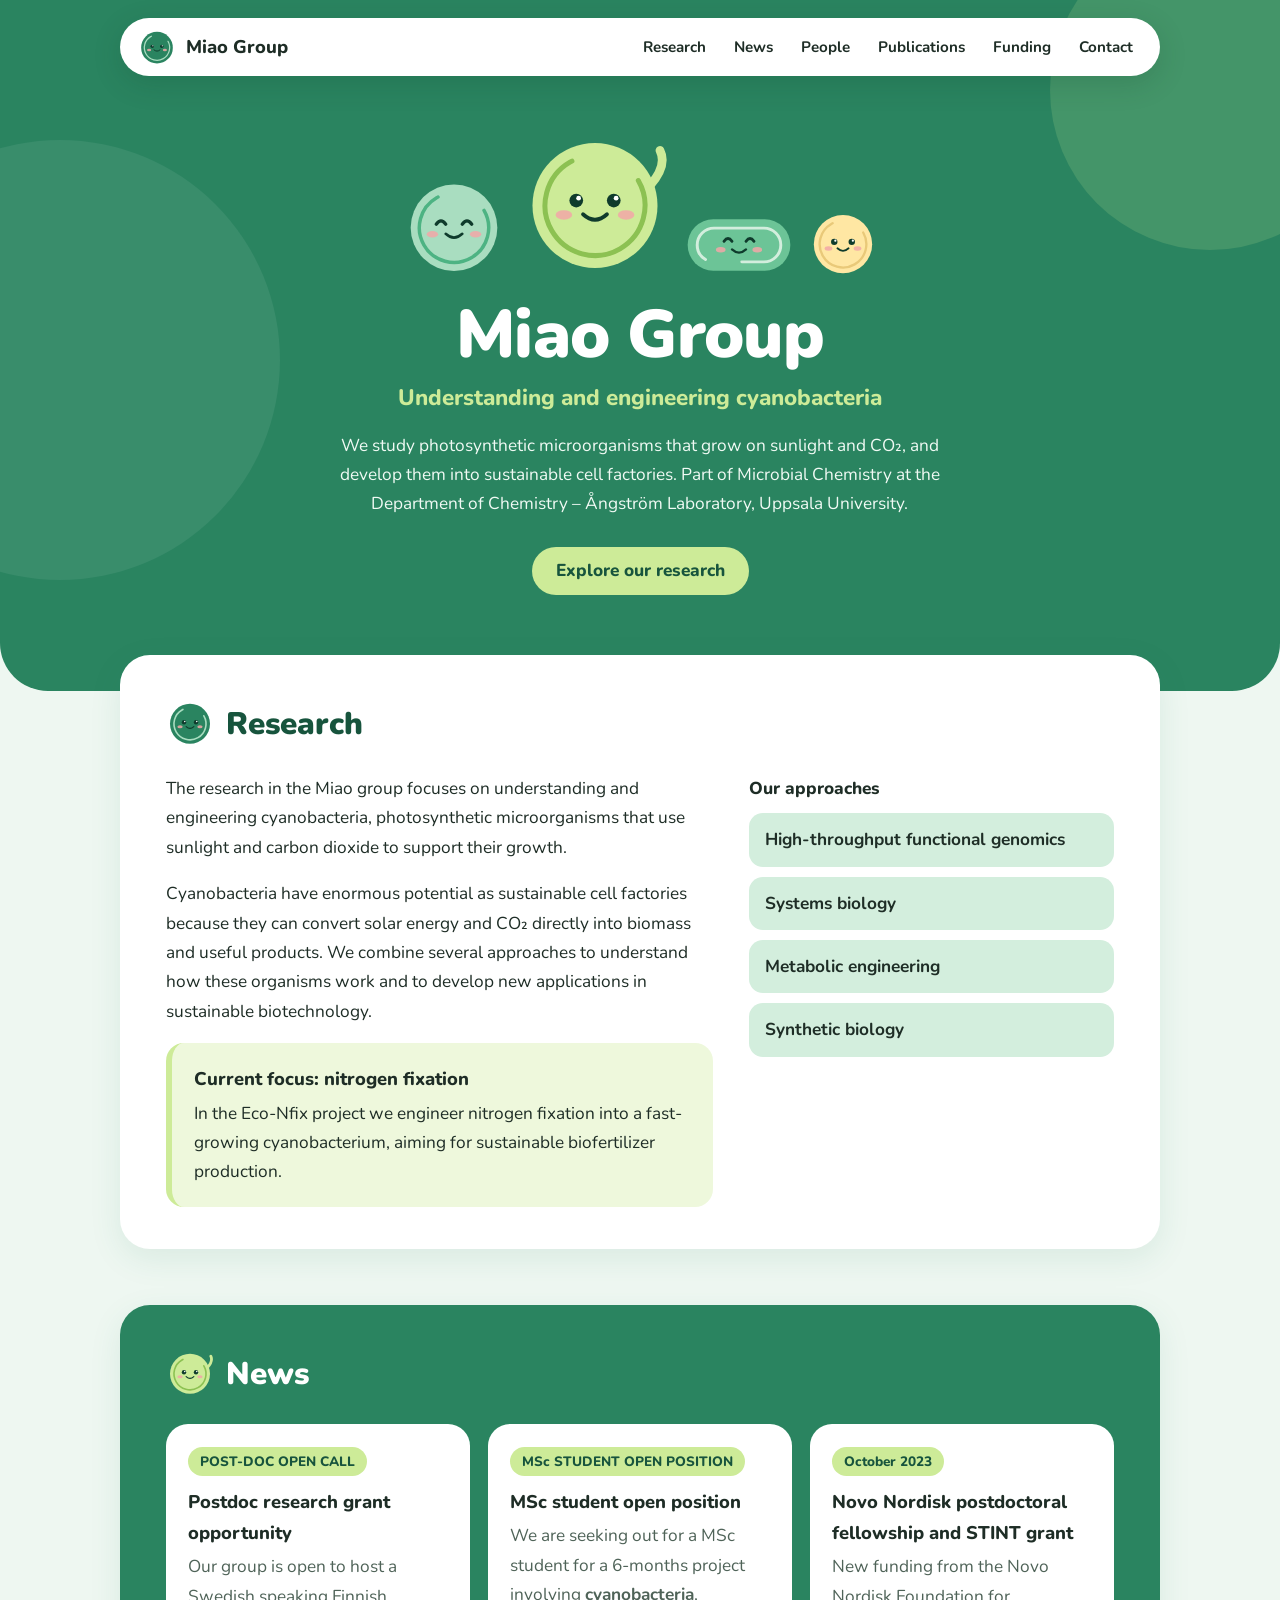
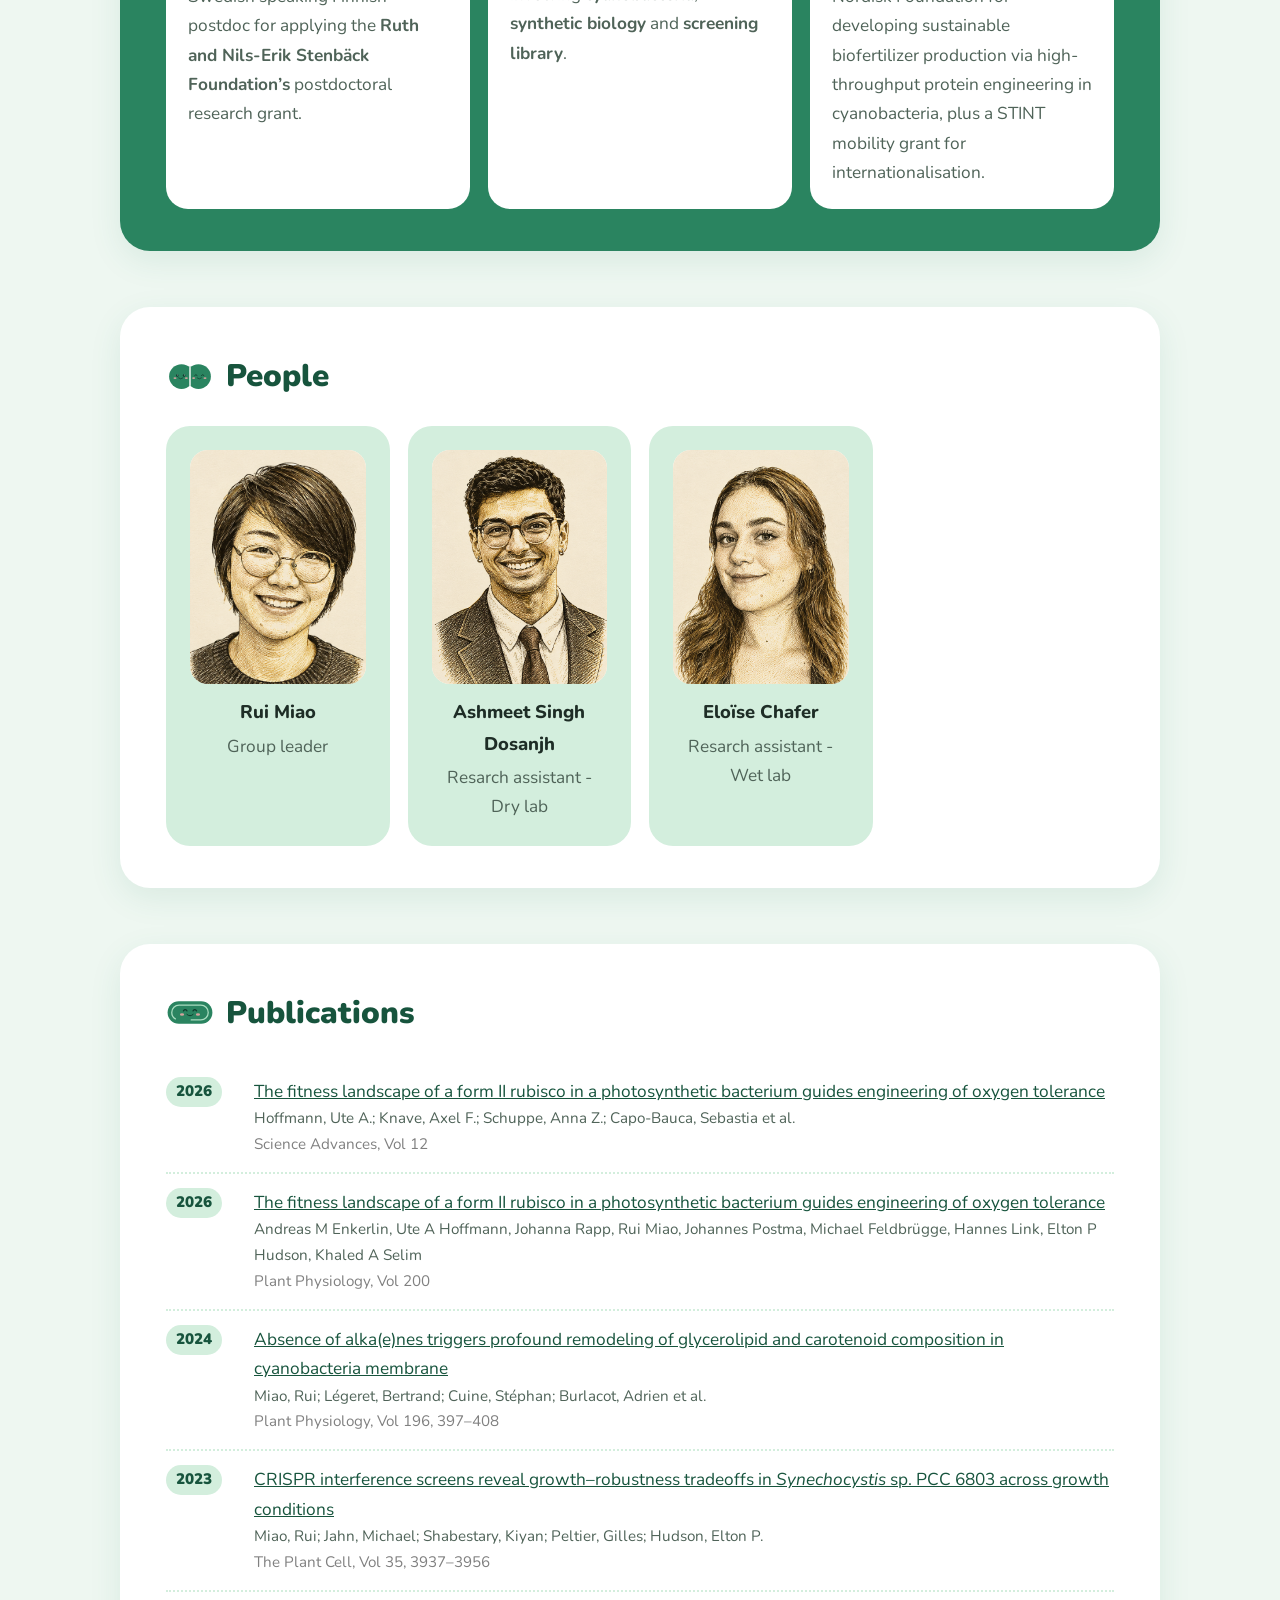
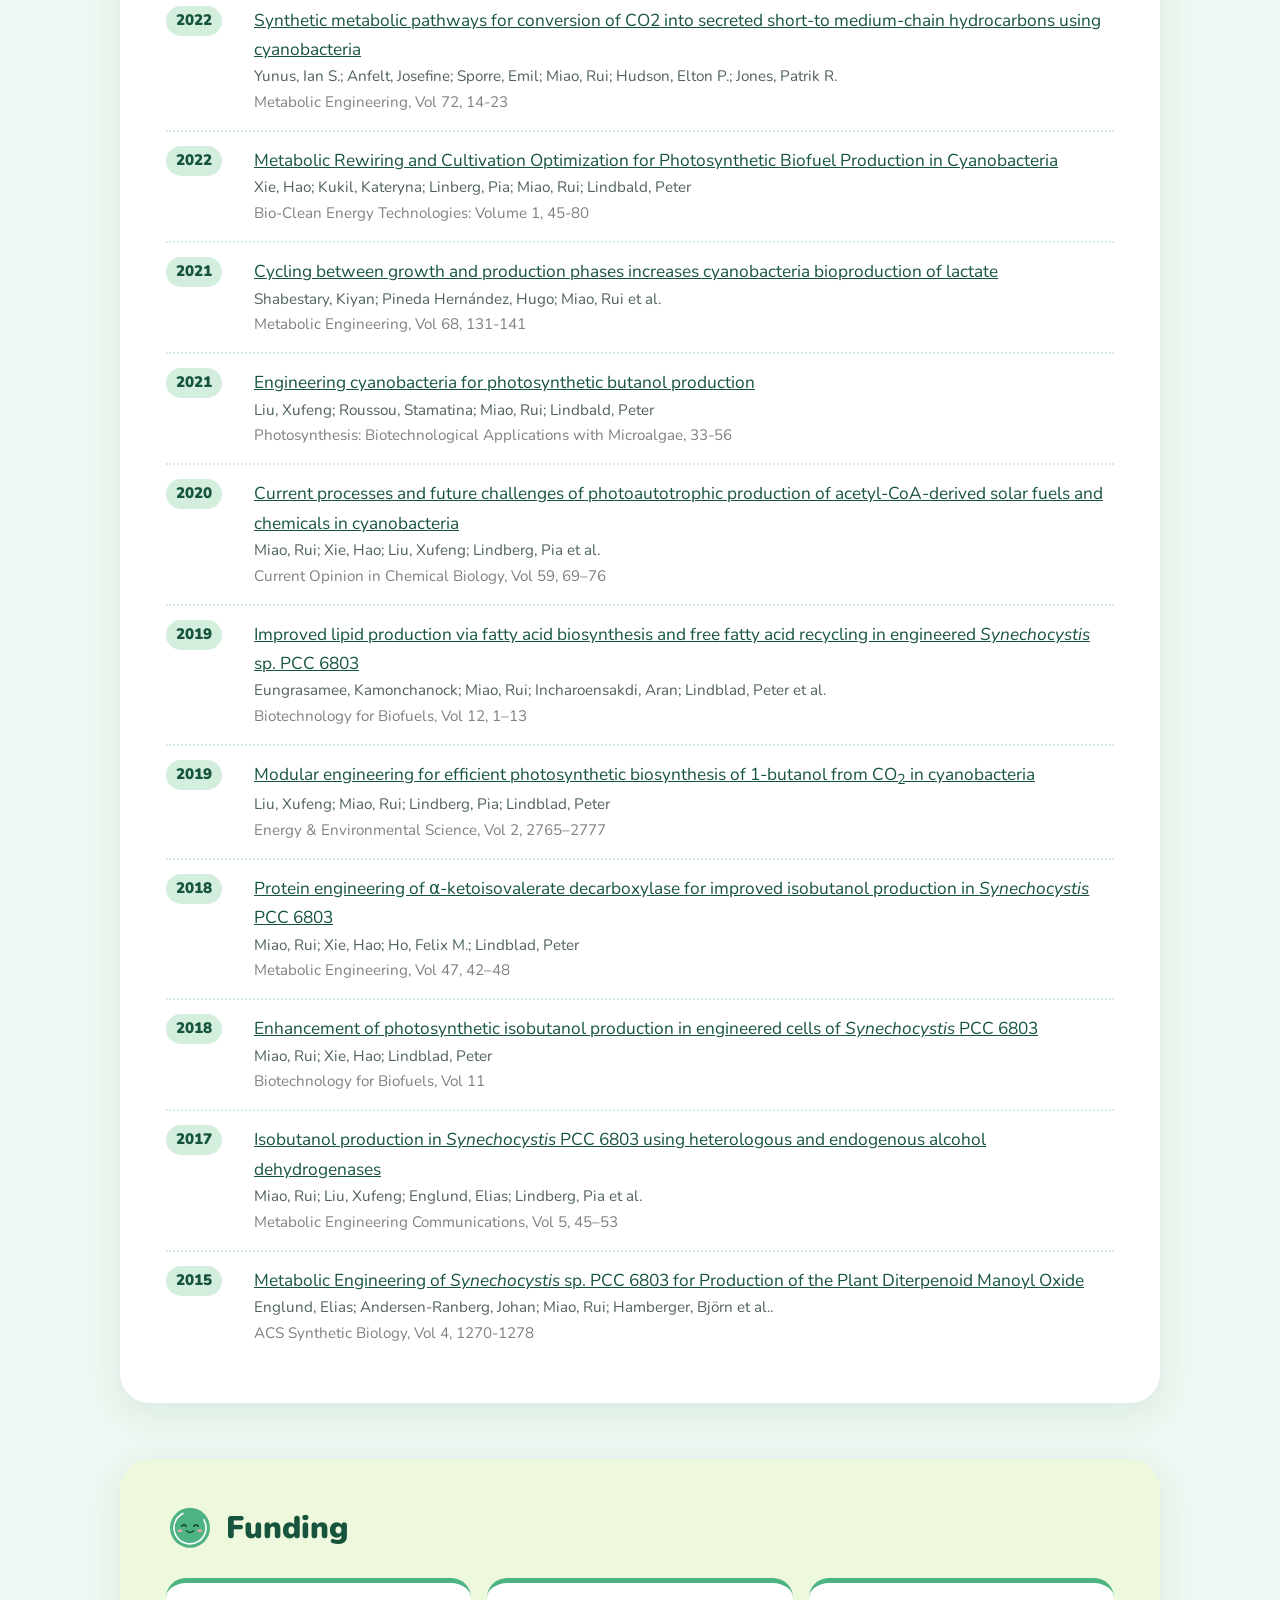
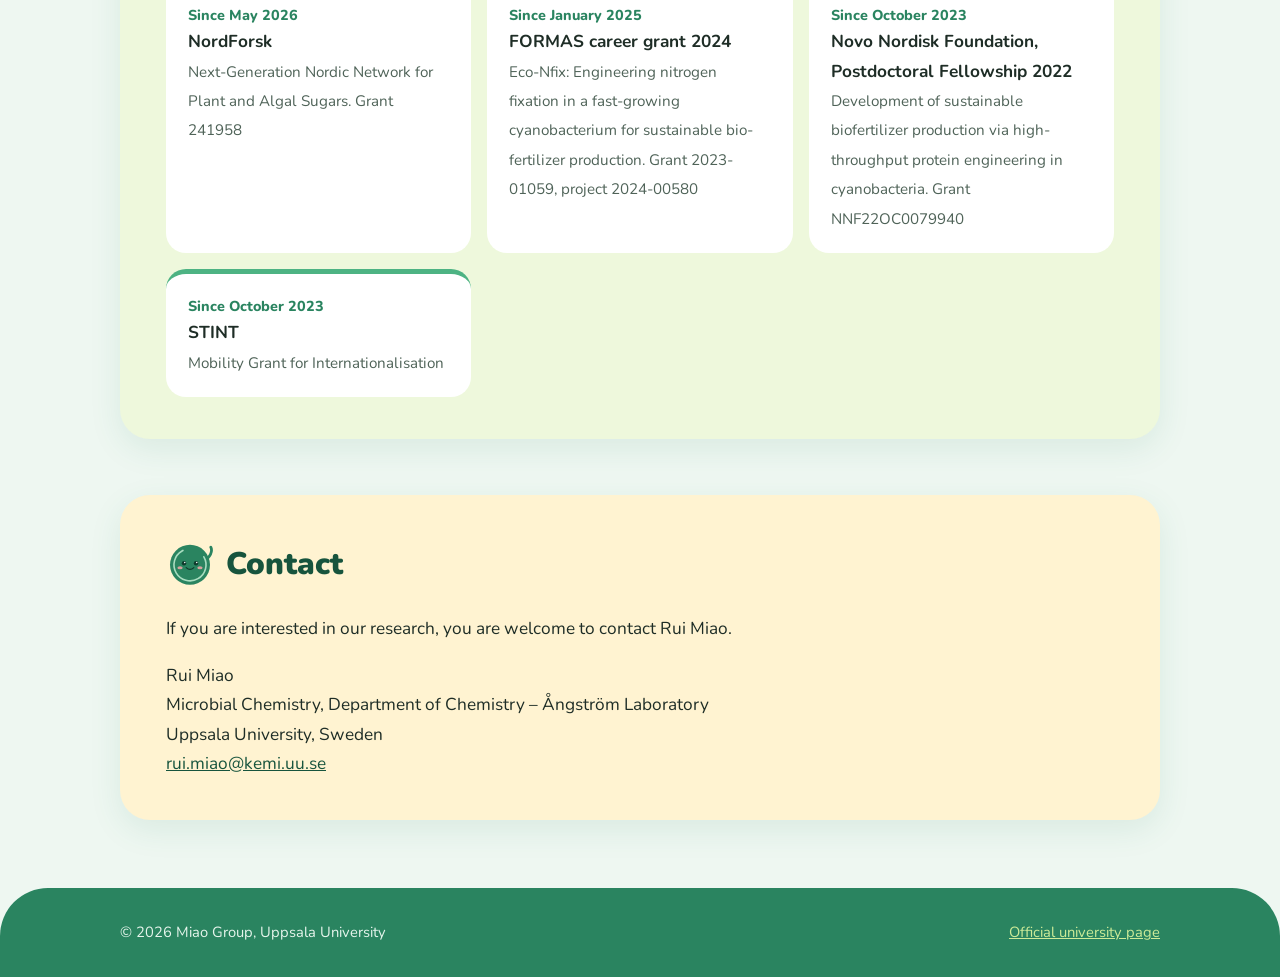
<file: index.html>
<!doctype html>
<html lang="en">

<head>
  <meta charset="utf-8">
  <meta name="viewport" content="width=device-width, initial-scale=1">

  <script type="application/ld+json">
{
  "@context": "https://schema.org",
  "@type": "Person",
  "name": "Rui Miao",
  "jobTitle": "Group leader",
  "url": "https://miao-cyanolab.com/",
  "email": "mailto:rui.miao@kemi.uu.se",
  "affiliation": {
    "@type": "CollegeOrUniversity",
    "name": "Uppsala University"
  },
  "sameAs": [
    "https://orcid.org/0000-0003-2911-6886",
    "https://scholar.google.com/citations?user=v9SLFYcAAAAJ&hl=en&oi=ao",
    "https://www.uu.se/en/department/chemistry-angstrom-laboratory/research/molecular-biomimetics/microbial-chemistry/miao-group"
  ]
}
</script>

  <title>Miao Group · Cyanobacteria research · Uppsala University</title>
    <meta name="description" content="The research group of Rui Miao at Uppsala University. We study and engineer cyanobacteria, including nitrogen fixation for sustainable biofertilizers.">

  <!-- Font (Nunito) -->
  <link rel="preconnect" href="https://fonts.googleapis.com">
  <link rel="preconnect" href="https://fonts.gstatic.com" crossorigin>
  <link rel="stylesheet" href="https://fonts.googleapis.com/css2?family=Nunito:wght@400;700;800;900&display=swap">

  <!-- All the styling lives here -->
  <link rel="stylesheet" href="style.css">
</head>

<body>

  <a class="skip" href="#main">Skip to content</a>


  <!-- =========================================================
       TOP OF THE PAGE: green band with menu and title
       ========================================================= -->
  <div class="band" id="top">
    <div class="wrap">

      <!-- Menu bar -->
      <header class="bar">
        <a class="brand" href="index.html">
          <img src="img/cyano-green.svg" alt="">
          Miao Group
        </a>

        <nav aria-label="Main">
          <ul>
            <li><a href="#research.html">Research</a></li>
            <li><a href="#news">News</a></li>
            <li><a href="#people">People</a></li>
            <li><a href="#publications">Publications</a></li>
            <li><a href="#funding">Funding</a></li>
            <li><a href="#contact">Contact</a></li>
          </ul>
        </nav>
      </header>

      <!-- Title area -->
      <div class="hero">

        <div class="friends" aria-hidden="true">
          <img class="f1" src="img/cyano-mint-sleepy.svg" alt="">
          <img class="f2" src="img/cyano-lime-waving.svg" alt="">
          <img class="f3" src="img/cyano-rod-light.svg" alt="">
          <img class="f4" src="img/cyano-yellow.svg" alt="">
        </div>

        <h1>Miao Group</h1>

        <p class="lede">Understanding and engineering cyanobacteria</p>

        <p>
          We study photosynthetic microorganisms that grow on sunlight and CO₂,
          and develop them into sustainable cell factories. Part of Microbial
          Chemistry at the Department of Chemistry – Ångström Laboratory,
          Uppsala University.
        </p>

        <a class="btn" href="#research">Explore our research</a>

      </div>

    </div>
  </div>


  <main id="main">


    <!-- =========================================================
         RESEARCH
         ========================================================= -->
    <section id="research">
      <div class="wrap">

        <h2><img src="img/cyano-green.svg" alt="">Research</h2>

        <div class="body split">

          <div class="prose">
            <p>
              The research in the Miao group focuses on understanding and
              engineering cyanobacteria, photosynthetic microorganisms that use
              sunlight and carbon dioxide to support their growth.
            </p>

            <p>
              Cyanobacteria have enormous potential as sustainable cell
              factories because they can convert solar energy and CO₂ directly
              into biomass and useful products. We combine several approaches to
              understand how these organisms work and to develop new
              applications in sustainable biotechnology.
            </p>

            <div class="focus">
              <h3>Current focus: nitrogen fixation</h3>
              <p>
                In the Eco-Nfix project we engineer nitrogen fixation into a
                fast-growing cyanobacterium, aiming for sustainable
                biofertilizer production.
              </p>
            </div>
          </div>

          <div>
            <p class="aside-title">Our approaches</p>
            <ul class="methods">
              <li>High-throughput functional genomics</li>
              <li>Systems biology</li>
              <li>Metabolic engineering</li>
              <li>Synthetic biology</li>
            </ul>
          </div>

        </div>

      </div>
    </section>


    <!-- =========================================================
         NEWS
         To add news: copy one <li> ... </li> block, paste it at the
         TOP of the list, then change the date and the text.
         ========================================================= -->
    <section id="news">
      <div class="wrap">

        <h2><img src="img/cyano-lime-waving.svg" alt="">News</h2>

        <ul class="news">

          <li>
            <time datetime="2026-05">POST-DOC OPEN CALL</time>
            <div>
              <h3>Postdoc research grant opportunity</h3>
              <p>
                Our group is open to host a Swedish speaking Finnish postdoc for applying 
                the <b>Ruth and Nils-Erik Stenbäck Foundation’s</b> postdoctoral research grant.
              </p>
            </div>
          </li>

          <li>
            <time datetime="2025-01">MSc STUDENT OPEN POSITION</time>
            <div>
              <h3>MSc student open position</h3>
              <p>
                We are seeking out for a MSc student for a 6-months project involving <b>cyanobacteria</b>, 
                <b>synthetic biology</b> and <b>screening library</b>.
              </p>
            </div>
          </li>

          <li>
            <time datetime="2023-10">October 2023</time>
            <div>
              <h3>Novo Nordisk postdoctoral fellowship and STINT grant</h3>
              <p>
                New funding from the Novo Nordisk Foundation for developing
                sustainable biofertilizer production via high-throughput protein
                engineering in cyanobacteria, plus a STINT mobility grant for
                internationalisation.
              </p>
            </div>
          </li>

        </ul>

      </div>
    </section>


    <!-- =========================================================
         PEOPLE
         ========================================================= -->
    <section id="people">
      <div class="wrap">

        <h2><img src="img/cyano-pair.svg" alt="">People</h2>

        <div class="people">

          <article class="person">
            <div class="face">
              <img src="img/rui.png" alt="">
            </div>
            <h3>Rui Miao</h3>
            <p>Group leader</p>
          </article>

          <article class="person">
            <div class="face">
              <img src="img/ash.png" alt="">
            </div>
            <h3>Ashmeet Singh Dosanjh</h3>
            <p>Resarch assistant - Dry lab</p>
          </article>

          <article class="person">
            <div class="face">
              <img src="img/eloise.png" alt="">
            </div>
            <h3>Eloïse Chafer</h3>
            <p>Resarch assistant - Wet lab</p>
          </article>

        </div>

      </div>
    </section>


    <!-- =========================================================
         PUBLICATIONS
         ========================================================= -->
    <section id="publications">
      <div class="wrap">

        <h2><img src="img/cyano-rod.svg" alt="">Publications</h2>

        <ul class="pubs">


          <li>
            <span class="yr">2026</span>
            <div>
              <div class="ttl"><a href="https://doi.org/10.1126/sciadv.aee9222" target="_blank">The fitness landscape of a form II rubisco in a photosynthetic bacterium guides engineering of oxygen tolerance</a></div>
              <div class="author">Hoffmann, Ute A.; Knave, Axel F.; Schuppe, Anna Z.; Capo-Bauca, Sebastia et al.</div>
              <div class="venue">Science Advances, Vol 12</div>
            </div>
          </li>

          <li>
            <span class="yr">2026</span>
            <div>
              <div class="ttl"><a href="https://doi.org/10.1093/plphys/kiag106" target="_blank">The fitness landscape of a form II rubisco in a photosynthetic bacterium guides engineering of oxygen tolerance</a></div>
              <div class="author">Andreas M Enkerlin, Ute A Hoffmann, Johanna Rapp, Rui Miao, Johannes Postma, Michael Feldbrügge, Hannes Link, Elton P Hudson, Khaled A Selim</div>
              <div class="venue">Plant Physiology, Vol 200</div>
            </div>
          </li>

          <li>
            <span class="yr">2024</span>
            <div>
              <div class="ttl"><a href="https://doi.org/10.1093/plphys/kiae319" target="_blank">Absence of alka(e)nes triggers profound remodeling of glycerolipid and carotenoid composition in cyanobacteria membrane</a></div>
              <div class="author">Miao, Rui; Légeret, Bertrand; Cuine, Stéphan; Burlacot, Adrien et al.</div>
              <div class="venue">Plant Physiology, Vol 196, 397–408</div>
            </div>
          </li>

          <li>
            <span class="yr">2023</span>
            <div>
              <div class="ttl"><a href="https://doi.org/10.1093/plcell/koad208" target="_blank">CRISPR interference screens reveal growth–robustness tradeoffs in <i>Synechocystis</i> sp. PCC 6803 across growth conditions</a></div>
              <div class="author">Miao, Rui; Jahn, Michael; Shabestary, Kiyan; Peltier, Gilles; Hudson, Elton P.</div>
              <div class="venue">The Plant Cell, Vol 35, 3937–3956</div>
            </div>
          </li>

          <li>
            <span class="yr">2022</span>
            <div>
              <div class="ttl"><a href="https://doi.org/10.1016/j.ymben.2022.01.017" target="_blank">Synthetic metabolic pathways for conversion of CO2 into secreted short-to medium-chain hydrocarbons using cyanobacteria</a></div>
              <div class="author">Yunus, Ian S.; Anfelt, Josefine; Sporre, Emil; Miao, Rui; Hudson, Elton P.; Jones, Patrik R.</div>
              <div class="venue">Metabolic Engineering, Vol 72, 14-23</div>
            </div>
          </li>

          <li>
            <span class="yr">2022</span>
            <div>
              <div class="ttl"><a href="https://doi.org/10.1007/978-981-16-8090-8_3" target="_blank">Metabolic Rewiring and Cultivation Optimization for Photosynthetic Biofuel Production in Cyanobacteria</a></div>
              <div class="author">Xie, Hao; Kukil, Kateryna; Linberg, Pia; Miao, Rui; Lindbald, Peter</div>
              <div class="venue">Bio-Clean Energy Technologies: Volume 1, 45-80</div>
            </div>
          </li>

          <li>
            <span class="yr">2021</span>
            <div>
              <div class="ttl"><a href="https://doi.org/10.1016/j.ymben.2021.09.010" target="_blank">Cycling between growth and production phases increases cyanobacteria bioproduction of lactate</a></div>
              <div class="author">Shabestary, Kiyan; Pineda Hernández, Hugo; Miao, Rui et al.</div>
              <div class="venue">Metabolic Engineering, Vol 68, 131-141</div>
            </div>
          </li>

          <li>
            <span class="yr">2021</span>
            <div>
              <div class="ttl"><a href="https://doi.org/10.1016/j.ymben.2021.09.010" target="_blank">Engineering cyanobacteria for photosynthetic butanol production</a></div>
              <div class="author">Liu, Xufeng; Roussou, Stamatina; Miao, Rui; Lindbald, Peter</div>
              <div class="venue">Photosynthesis: Biotechnological Applications with Microalgae, 33-56</div>
            </div>
          </li>

          <li>
            <span class="yr">2020</span>
            <div>
              <div class="ttl"><a href="https://doi.org/10.1016/j.cbpa.2020.04.013" target="_blank">Current processes and future challenges of photoautotrophic production of acetyl-CoA-derived solar fuels and chemicals in cyanobacteria</a></div>
              <div class="author">Miao, Rui; Xie, Hao; Liu, Xufeng; Lindberg, Pia et al.</div>
              <div class="venue">Current Opinion in Chemical Biology, Vol 59, 69–76</div>
            </div>
          </li>

          <li>
            <span class="yr">2019</span>
            <div>
              <div class="ttl"><a href="https://doi.org/10.1186/s13068-018-1349-8" target="_blank">Improved lipid production via fatty acid biosynthesis and free fatty acid recycling in engineered <i>Synechocystis</i> sp. PCC 6803</a></div>
              <div class="author">Eungrasamee, Kamonchanock; Miao, Rui; Incharoensakdi, Aran; Lindblad, Peter et al.</div>
              <div class="venue">Biotechnology for Biofuels, Vol 12, 1–13</div>
            </div>
          </li>

          <li>
            <span class="yr">2019</span>
            <div>
              <div class="ttl"><a href="https://doi.org/10.1039/c9ee01214a" target="_blank">Modular engineering for efficient photosynthetic biosynthesis of 1-butanol from CO<sub>2</sub> in cyanobacteria</a></div>
              <div class="author">Liu, Xufeng; Miao, Rui; Lindberg, Pia; Lindblad, Peter</div>
              <div class="venue">Energy &amp; Environmental Science, Vol 2, 2765–2777</div>
            </div>
          </li>

          <li>
            <span class="yr">2018</span>
            <div>
              <div class="ttl"><a href="https://doi.org/10.1016/j.ymben.2018.02.014" target="_blank">Protein engineering of &alpha;-ketoisovalerate decarboxylase for improved isobutanol production in <i>Synechocystis</i> PCC 6803</a></div>
              <div class="author">Miao, Rui; Xie, Hao; Ho, Felix M.; Lindblad, Peter</div>
              <div class="venue">Metabolic Engineering, Vol 47, 42–48</div>
            </div>
          </li>

          <li>
            <span class="yr">2018</span>
            <div>
              <div class="ttl"><a href="https://doi.org/10.1186/s13068-018-1268-8" target="_blank">Enhancement of photosynthetic isobutanol production in engineered cells of <i>Synechocystis</i> PCC 6803</a></div>
              <div class="author">Miao, Rui; Xie, Hao; Lindblad, Peter</div>
              <div class="venue">Biotechnology for Biofuels, Vol 11</div>
            </div>
          </li>

          <li>
            <span class="yr">2017</span>
            <div>
              <div class="ttl"><a href="https://doi.org/10.1016/j.meteno.2017.07.003" target="_blank">Isobutanol production in <i>Synechocystis</i> PCC 6803 using heterologous and endogenous alcohol dehydrogenases</a></div>
              <div class="author">Miao, Rui; Liu, Xufeng; Englund, Elias; Lindberg, Pia et al.</div>
              <div class="venue">Metabolic Engineering Communications, Vol 5, 45–53</div>
            </div>
          </li>

          <li>
            <span class="yr">2015</span>
            <div>
              <div class="ttl"><a href="https://doi.org/10.1021/acssynbio.5b00070" target="_blank">Metabolic Engineering of <i>Synechocystis</i> sp. PCC 6803 for Production of the Plant Diterpenoid Manoyl Oxide</a></div>
              <div class="author">Englund, Elias; Andersen-Ranberg, Johan; Miao, Rui; Hamberger, Björn et al..</div>
              <div class="venue">ACS Synthetic Biology, Vol 4, 1270-1278</div>
            </div>
          </li>


        </ul>

      </div>
    </section>


    <!-- =========================================================
         FUNDING
         ========================================================= -->
    <section id="funding">
      <div class="wrap">

        <h2><img src="img/cyano-sleepy.svg" alt="">Funding</h2>

        <ul class="grants">

          <li>
            <span class="since">Since May 2026</span>
            <strong>NordForsk</strong>
            <span class="detail">Next-Generation Nordic Network for Plant and Algal Sugars. Grant 241958</span>
          </li>

          <li>
            <span class="since">Since January 2025</span>
            <strong>FORMAS career grant 2024</strong>
            <span class="detail">Eco-Nfix: Engineering nitrogen fixation in a fast-growing cyanobacterium for sustainable bio-fertilizer production. Grant 2023-01059, project 2024-00580</span>
          </li>

          <li>
            <span class="since">Since October 2023</span>
            <strong>Novo Nordisk Foundation, Postdoctoral Fellowship 2022</strong>
            <span class="detail">Development of sustainable biofertilizer production via high-throughput protein engineering in cyanobacteria. Grant NNF22OC0079940</span>
          </li>

          <li>
            <span class="since">Since October 2023</span>
            <strong>STINT</strong>
            <span class="detail">Mobility Grant for Internationalisation</span>
          </li>

        </ul>

      </div>
    </section>


    <!-- =========================================================
         CONTACT
         ========================================================= -->
    <section id="contact">
      <div class="wrap">

        <h2><img src="img/cyano-waving.svg" alt="">Contact</h2>

        <p>If you are interested in our research, you are welcome to contact Rui Miao.</p>

        <address>
          Rui Miao<br>
          Microbial Chemistry, Department of Chemistry – Ångström Laboratory<br>
          Uppsala University, Sweden<br>
          <a href="mailto:rui.miao@kemi.uu.se">rui.miao@kemi.uu.se</a>  <!-- replace with Rui's email -->
        </address>

      </div>
    </section>


  </main>


  <!-- =========================================================
       FOOTER
       ========================================================= -->
  <footer>
    <div class="wrap">
      <span>© 2026 Miao Group, Uppsala University</span>
      <a href="https://www.uu.se/en/department/chemistry-angstrom-laboratory/research/molecular-biomimetics/microbial-chemistry/miao-group">Official university page</a>
    </div>
  </footer>

</body>
</html>
</file>
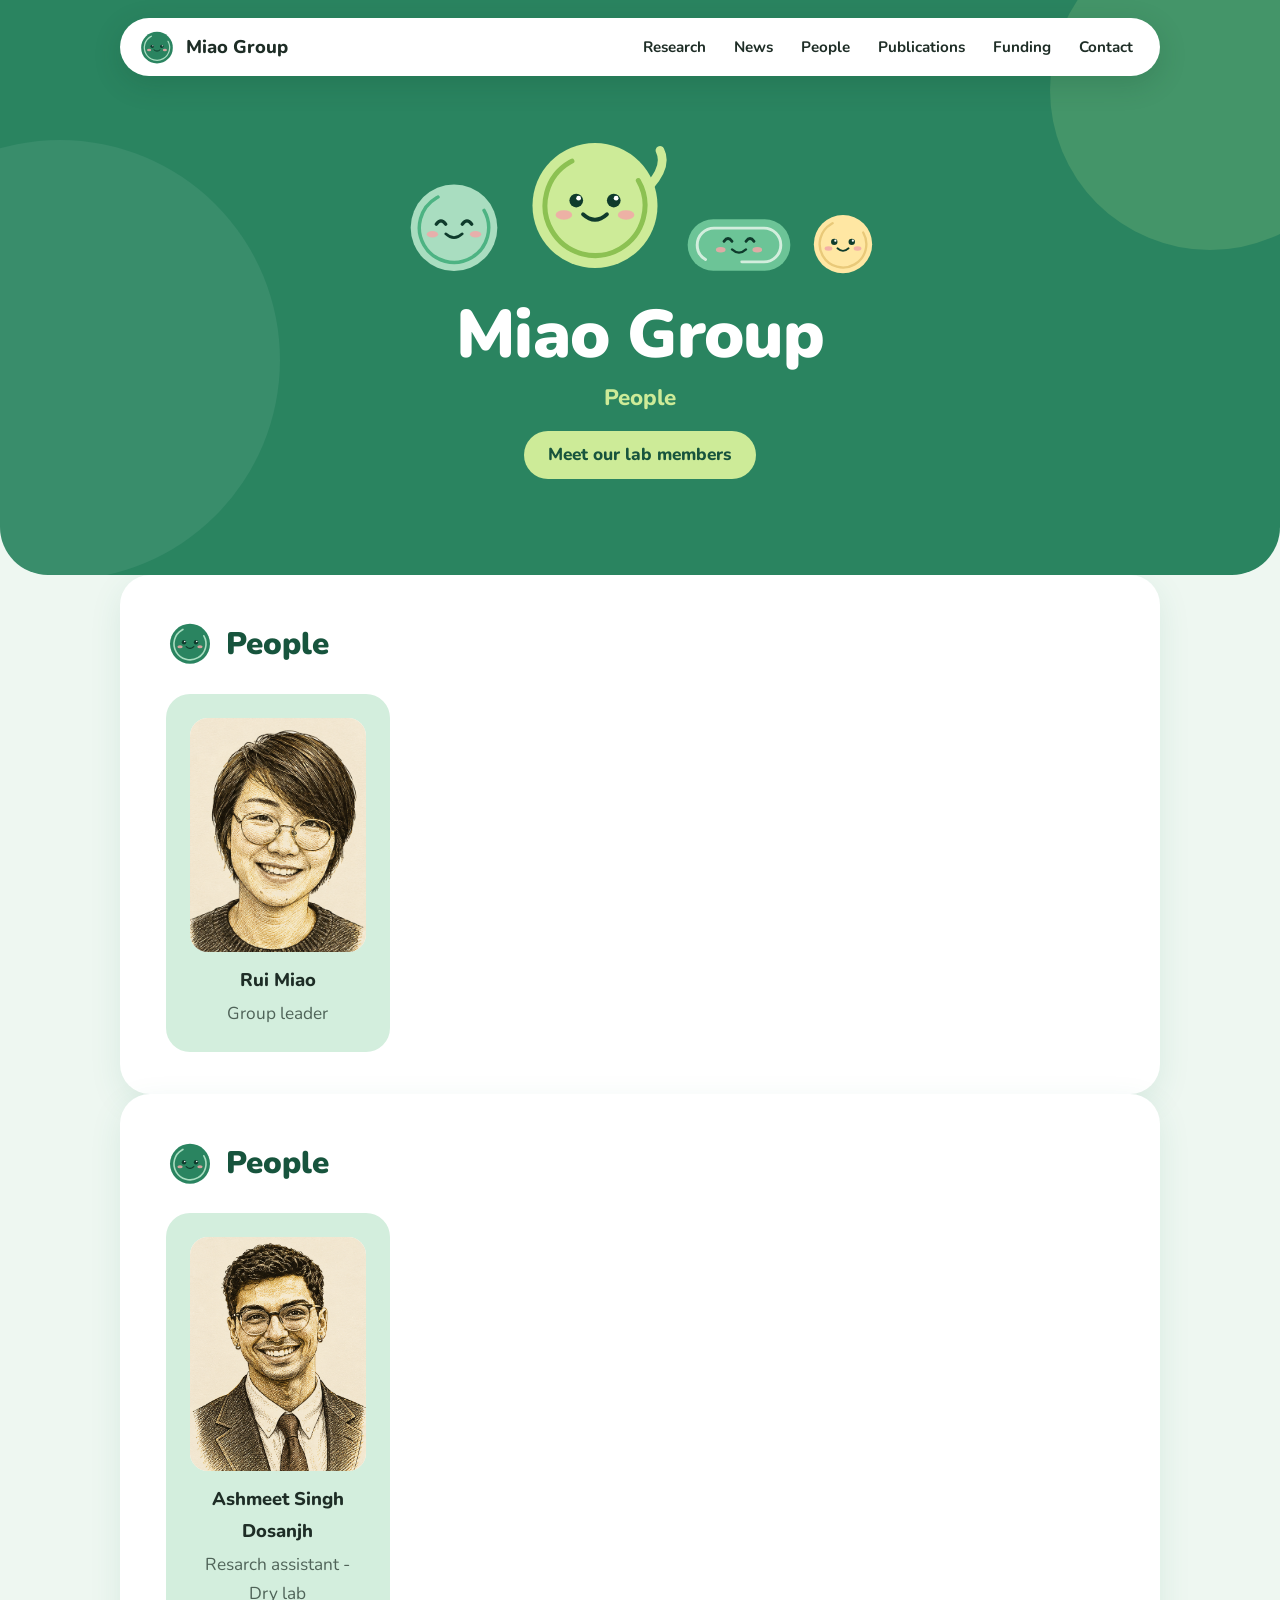
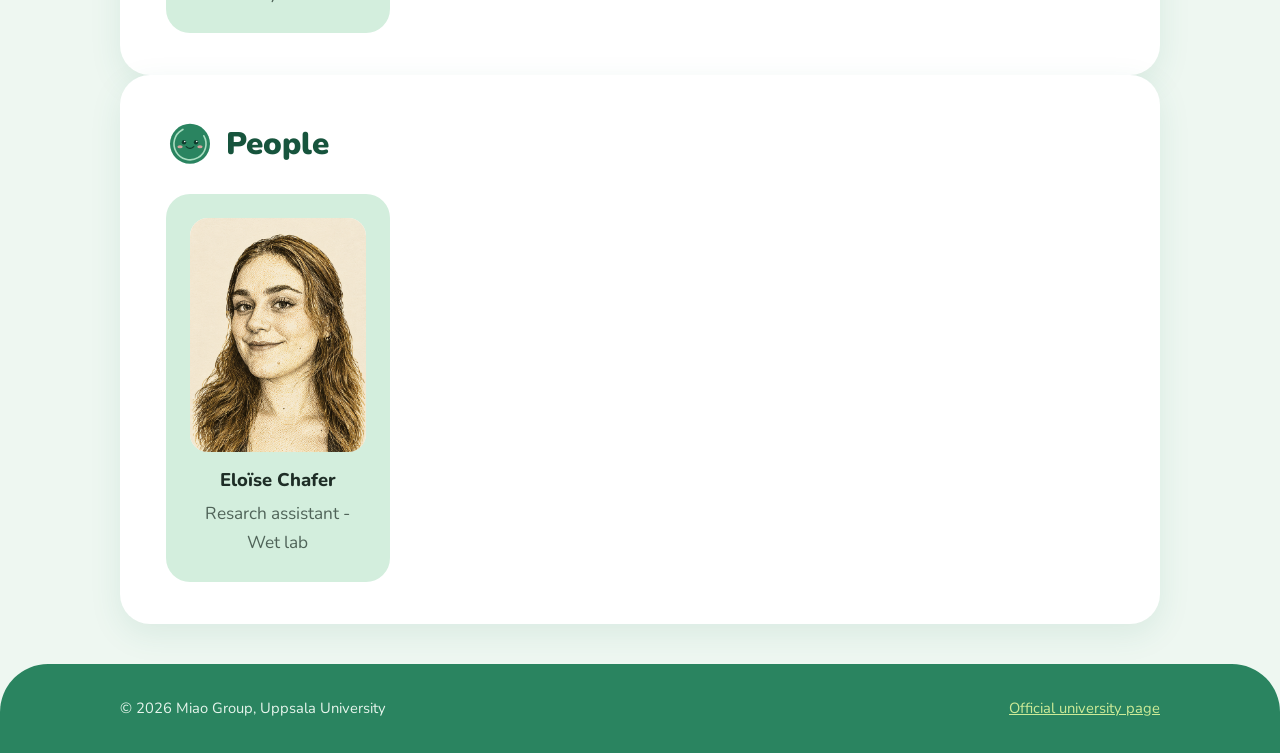
<file: people.html>
<!doctype html>
<html lang="en">

<head>
  <meta charset="utf-8">
  <meta name="viewport" content="width=device-width, initial-scale=1">

  <script type="application/ld+json">
{
  "@context": "https://schema.org",
  "@type": "Person",
  "name": "Rui Miao",
  "jobTitle": "Group leader",
  "url": "https://miao-cyanolab.com/",
  "email": "mailto:rui.miao@kemi.uu.se",
  "affiliation": {
    "@type": "CollegeOrUniversity",
    "name": "Uppsala University"
  },
  "sameAs": [
    "https://orcid.org/0000-0003-2911-6886",
    "https://scholar.google.com/citations?user=v9SLFYcAAAAJ&hl=en&oi=ao",
    "https://www.uu.se/en/department/chemistry-angstrom-laboratory/research/molecular-biomimetics/microbial-chemistry/miao-group"
  ]
}
</script>

  <title>Miao Group · Cyanobacteria research · Uppsala University</title>
    <meta name="description" content="The research group of Rui Miao at Uppsala University. We study and engineer cyanobacteria, including nitrogen fixation for sustainable biofertilizers.">

  <!-- Font (Nunito) -->
  <link rel="preconnect" href="https://fonts.googleapis.com">
  <link rel="preconnect" href="https://fonts.gstatic.com" crossorigin>
  <link rel="stylesheet" href="https://fonts.googleapis.com/css2?family=Nunito:wght@400;700;800;900&display=swap">

  <!-- All the styling lives here -->
  <link rel="stylesheet" href="style.css">
</head>

<body>

  <a class="skip" href="#main">Skip to content</a>


  <!-- =========================================================
       TOP OF THE PAGE: green band with menu and title
       ========================================================= -->
  <div class="band" id="top">
    <div class="wrap">

      <!-- Menu bar -->
      <header class="bar">
        <a class="brand" href="index.html">
          <img src="img/cyano-green.svg" alt="">
          Miao Group
        </a>

        <nav aria-label="Main">
          <ul>
            <li><a href="research.html">Research</a></li>
            <li><a href="#news">News</a></li>
            <li><a href="#people">People</a></li>
            <li><a href="#publications">Publications</a></li>
            <li><a href="#funding">Funding</a></li>
            <li><a href="#contact">Contact</a></li>
          </ul>
        </nav>
      </header>

      <!-- Title area -->
      <div class="hero">

        <div class="friends" aria-hidden="true">
          <img class="f1" src="img/cyano-mint-sleepy.svg" alt="">
          <img class="f2" src="img/cyano-lime-waving.svg" alt="">
          <img class="f3" src="img/cyano-rod-light.svg" alt="">
          <img class="f4" src="img/cyano-yellow.svg" alt="">
        </div>

        <h1>Miao Group</h1>

        <p class="lede">People</p>

        <a class="btn" href="people.html">Meet our lab members</a>

      </div>

    </div>
  </div>













    <!-- =========================================================
         RUI
         ========================================================= -->
    <section id="research">
      <div class="wrap">

        <h2><img src="img/cyano-green.svg" alt="">People</h2>

        <div class="people">

          <article class="person">
            <div class="face">
              <img src="img/rui.png" alt="">
            </div>
            <h3>Rui Miao</h3>
            <p>Group leader</p>
          </article> <br>
    

        </div>

      </div>
    </section>



        <!-- =========================================================
         ASHMEET
         ========================================================= -->
    <section id="research">
      <div class="wrap">

        <h2><img src="img/cyano-green.svg" alt="">People</h2>

        <div class="people">
    
          <article class="person">
            <div class="face">
              <img src="img/ash.png" alt="">
            </div>
            <h3>Ashmeet Singh Dosanjh</h3>
            <p>Resarch assistant - Dry lab</p>
          </article>

        </div>

      </div>
    </section>



        <!-- =========================================================
         ELOISE
         ========================================================= -->
    <section id="research">
      <div class="wrap">

        <h2><img src="img/cyano-green.svg" alt="">People</h2>

        <div class="people">

          <article class="person">
            <div class="face">
              <img src="img/eloise.png" alt="">
            </div>
            <h3>Eloïse Chafer</h3>
            <p>Resarch assistant - Wet lab</p>
          </article>

        </div>

      </div>
    </section>











    


  <!-- =========================================================
       FOOTER
       ========================================================= -->
  <footer>
    <div class="wrap">
      <span>© 2026 Miao Group, Uppsala University</span>
      <a href="https://www.uu.se/en/department/chemistry-angstrom-laboratory/research/molecular-biomimetics/microbial-chemistry/miao-group">Official university page</a>
    </div>
  </footer>

</body>
</html>
</file>
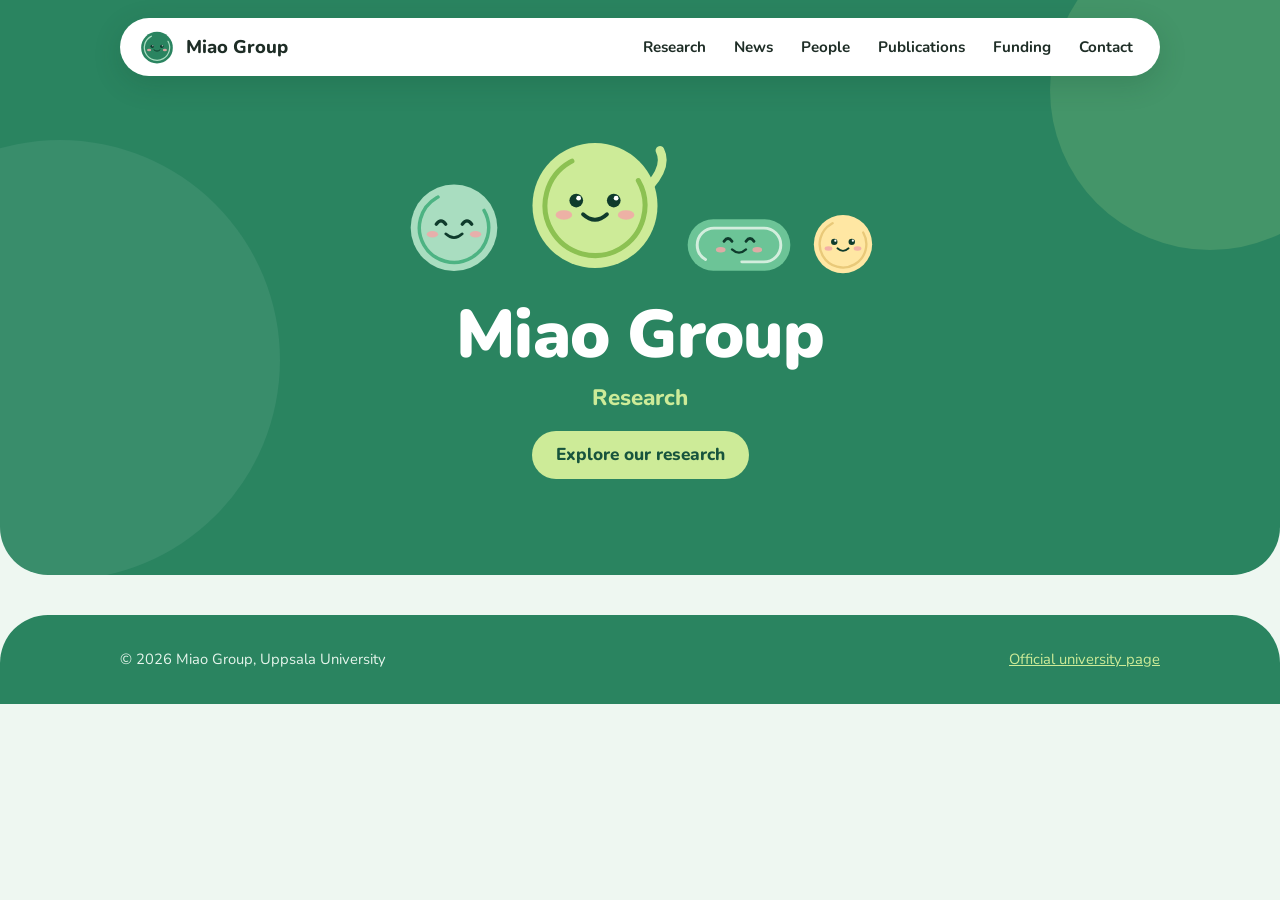
<file: research.html>
<!doctype html>
<html lang="en">

<head>
  <meta charset="utf-8">
  <meta name="viewport" content="width=device-width, initial-scale=1">

  <title>Miao Group · Uppsala University</title>
  <meta name="description" content="The Miao group at Uppsala University studies and engineers cyanobacteria for sustainable biotechnology.">

  <!-- Font (Nunito) -->
  <link rel="preconnect" href="https://fonts.googleapis.com">
  <link rel="preconnect" href="https://fonts.gstatic.com" crossorigin>
  <link rel="stylesheet" href="https://fonts.googleapis.com/css2?family=Nunito:wght@400;700;800;900&display=swap">

  <!-- All the styling lives here -->
  <link rel="stylesheet" href="style.css">
</head>

<body>

  <a class="skip" href="#main">Skip to content</a>


  <!-- =========================================================
       TOP OF THE PAGE: green band with menu and title
       ========================================================= -->
  <div class="band" id="top">
    <div class="wrap">

      <!-- Menu bar -->
      <header class="bar">
        <a class="brand" href="index.html">
          <img src="img/cyano-green.svg" alt="">
          Miao Group
        </a>

        <nav aria-label="Main">
          <ul>
            <li><a href="research.html">Research</a></li>
            <li><a href="#news">News</a></li>
            <li><a href="people.html">People</a></li>
            <li><a href="#publications">Publications</a></li>
            <li><a href="#funding">Funding</a></li>
            <li><a href="#contact">Contact</a></li>
          </ul>
        </nav>
      </header>

      <!-- Title area -->
      <div class="hero">

        <div class="friends" aria-hidden="true">
          <img class="f1" src="img/cyano-mint-sleepy.svg" alt="">
          <img class="f2" src="img/cyano-lime-waving.svg" alt="">
          <img class="f3" src="img/cyano-rod-light.svg" alt="">
          <img class="f4" src="img/cyano-yellow.svg" alt="">
        </div>

        <h1>Miao Group</h1>

        <p class="lede">Research</p>

        <a class="btn" href="#research">Explore our research</a>

      </div>

    </div>
  </div>
















  <!-- =========================================================
       FOOTER
       ========================================================= -->
  <footer>
    <div class="wrap">
      <span>© 2026 Miao Group, Uppsala University</span>
      <a href="https://www.uu.se/en/department/chemistry-angstrom-laboratory/research/molecular-biomimetics/microbial-chemistry/miao-group">Official university page</a>
    </div>
  </footer>

</body>
</html>
</file>
<file: style.css>
/* =========================================================
   Miao Group website styles
   ========================================================= */



/* ---------- Colours: change these to restyle the whole site ---------- */
:root {
  --bg: #EEF7F1;
  --band: #2A8460;
  --deep: #17543D;
  --leaf: #4DB383;
  --mint: #D3EEDD;
  --lime: #CDEB98;
  --lime-soft: #EEF8DC;
  --sun: #FFF3D1;
  --ink: #1E2D26;
  --muted: #4F6358;
  --card: #FFFFFF;
}



/* ---------- Basics ---------- */
* {
  box-sizing: border-box;
}

html {
  scroll-behavior: smooth;
}

body {
  margin: 0;
}

img {
  max-width: 100%;
}

address {
  font-style: normal;
}

.skip {
  position: absolute;
  left: -9999px;
}

.skip:focus {
  left: 16px;
  top: 12px;
  z-index: 50;
  background: #fff;
  padding: 8px 12px;
}

nav ul {
  list-style: none;
  margin: 0;
  padding: 0;
}

.news, .pubs, .grants, .methods {
  list-style: none;
  margin: 0;
  padding: 0;
}

.person .face {
  overflow: hidden;
}

.person .face img {
  width: 100%;
  height: 100%;
  object-fit: cover;
  display: block;
}

.person p, .news p {
  margin: 0;
}

.prose p {
  margin: 0 0 1em;
}

@media (prefers-reduced-motion: reduce) {
  html {
    scroll-behavior: auto;
  }
  * {
    animation: none!important;
  }
}


body {
  font: 400 1.08rem/1.7 'Nunito', 'Segoe UI', system-ui, sans-serif;
  color: var(--ink);
  background: var(--bg);
}

a {
  color: var(--deep);
}

a:hover {
  color: var(--band);
}

:focus-visible {
  outline: 3px solid var(--deep);
  outline-offset: 3px;
  border-radius: 6px;
}

.wrap {
  width: min(1040px, 100% - 40px);
  margin-inline: auto;
}


/* Green hero band */
.band {
  background: var(--band);
  border-radius: 0 0 48px 48px;
  padding: 18px 0 96px;
  position: relative;
  overflow: hidden;
}

.band::before, .band::after {
  content: "";
  position: absolute;
  border-radius: 50%;
  pointer-events: none;
}

.band::before {
  width: 440px;
  height: 440px;
  left: -160px;
  top: 140px;
  background: rgba(255,255,255,.07);
}

.band::after {
  width: 320px;
  height: 320px;
  right: -90px;
  top: -70px;
  background: rgba(205,235,152,.16);
}

.bar {
  position: relative;
  z-index: 1;
  display: flex;
  justify-content: space-between;
  align-items: center;
  gap: 16px;
  flex-wrap: wrap;
  background: var(--card);
  border-radius: 999px;
  padding: 10px 14px 10px 18px;
  box-shadow: 0 8px 28px rgba(15,60,40,.18);
}

.brand {
  display: flex;
  align-items: center;
  gap: 10px;
  font-weight: 800;
  font-size: 1.15rem;
  text-decoration: none;
  color: var(--ink);
}

.brand img {
  width: 38px;
}

.bar nav ul {
  display: flex;
  flex-wrap: wrap;
  gap: 2px;
}

.bar nav a {
  padding: 7px 13px;
  border-radius: 999px;
  text-decoration: none;
  color: var(--ink);
  font-weight: 700;
  font-size: .95rem;
}

.bar nav a:hover {
  background: var(--mint);
  color: var(--deep);
}

.hero {
  position: relative;
  z-index: 1;
  text-align: center;
  padding-top: 52px;
  color: #fff;
}

.friends {
  display: flex;
  justify-content: center;
  align-items: flex-end;
  gap: 14px;
  margin-bottom: 22px;
}

.friends img {
  animation: hop 2.8s ease-in-out infinite;
}

.friends .f1 {
  width: 104px;
}

.friends .f2 {
  width: 150px;
  animation-delay: -.7s;
}

.friends .f3 {
  width: 110px;
  animation-delay: -1.4s;
}

.friends .f4 {
  width: 70px;
  animation-delay: -2s;
}

@keyframes hop {
  0%, 100% {
    transform: translateY(0);
  }
  50% {
    transform: translateY(-8px);
  }
}

.hero h1 {
  font-size: clamp(2.6rem,6vw,4.2rem);
  font-weight: 900;
  margin: 0 0 8px;
  letter-spacing: -.01em;
  line-height: 1.05;
}

.hero .lede {
  font-size: 1.4rem;
  font-weight: 800;
  color: var(--lime);
  margin: 0 auto 14px;
}

.hero p {
  max-width: 36em;
  margin: 0 auto 28px;
  color: #F0FAF4;
}

.btn {
  display: inline-flex;
  align-items: center;
  min-height: 48px;
  padding: 0 24px;
  border-radius: 999px;
  background: var(--lime);
  color: var(--deep);
  font-weight: 800;
  text-decoration: none;
}

.btn:hover {
  background: #fff;
  color: var(--deep);
}


/* Panels, the first one overlapping the band */
main > section {
  padding: 28px 0;
}

main > section:first-of-type {
  margin-top: -64px;
  position: relative;
  z-index: 2;
}

section > .wrap {
  background: var(--card);
  border-radius: 30px;
  padding: 42px 46px;
  box-shadow: 0 10px 32px rgba(42,132,96,.10);
}

h2 {
  display: flex;
  align-items: center;
  gap: 12px;
  font-size: 1.95rem;
  font-weight: 900;
  color: var(--deep);
  margin: 0 0 24px;
}

h2 img {
  width: 48px;
  flex: none;
}

h3 {
  font-size: 1.15rem;
  font-weight: 800;
  margin: 0 0 4px;
}

.split {
  display: grid;
  grid-template-columns: 1.5fr 1fr;
  gap: 36px;
}

.focus {
  background: var(--lime-soft);
  border-left: 6px solid var(--lime);
  border-radius: 18px;
  padding: 20px 22px;
}

.focus p {
  margin: 0;
}

.aside-title {
  font-weight: 800;
  margin: 0 0 10px;
}

.methods {
  display: grid;
  gap: 10px;
}

.methods li {
  background: var(--mint);
  padding: 12px 16px;
  border-radius: 14px;
  font-weight: 700;
}


/* News: green layer with white cards */
#news > .wrap {
  background: var(--band);
}

#news h2 {
  color: #fff;
}

.news {
  display: grid;
  grid-template-columns: repeat(auto-fill,minmax(260px,1fr));
  gap: 18px;
}

.news li {
  background: var(--card);
  border-radius: 22px;
  padding: 22px;
}

.news time {
  display: inline-block;
  background: var(--lime);
  color: var(--deep);
  font-weight: 800;
  font-size: .85rem;
  padding: 3px 12px;
  border-radius: 999px;
  margin-bottom: 10px;
}

.news p {
  color: var(--muted);
}


/* People */
.people {
  display: grid;
  grid-template-columns: repeat(auto-fill,minmax(210px,1fr));
  gap: 18px;
}

.person {
  text-align: center;
  background: var(--mint);
  border-radius: 24px;
  padding: 24px;
}

.person .face {
  width: 112px;
  height: 112px;
  border-radius: 50%;
  margin: 0 auto 12px;
  border: 4px solid #fff;
  background: #fff;
}

.person p {
  color: var(--muted);
}


/* Publications */
.pubs li {
  display: grid;
  grid-template-columns: 72px 1fr;
  gap: 16px;
  padding: 14px 0;
  border-bottom: 2px dotted var(--mint);
}

.pubs li:last-child {
  border: 0;
}

.pubs .yr {
  align-self: start;
  justify-self: start;
  background: var(--mint);
  color: var(--deep);
  font-weight: 900;
  padding: 2px 10px;
  border-radius: 999px;
  font-size: .95rem;
}

.pubs .venue {
  color: gray;
  font-size: .95rem;
}

.pubs .author {
  color: var(--muted);
  font-size: .95rem;
}


/* Funding: lime layer */
#funding > .wrap {
  background: var(--lime-soft);
}

.grants {
  display: grid;
  grid-template-columns: repeat(auto-fill,minmax(240px,1fr));
  gap: 16px;
}

.grants li {
  background: var(--card);
  border-radius: 20px;
  padding: 20px 22px;
  border-top: 5px solid var(--leaf);
}

.grants .since {
  display: block;
  color: var(--band);
  font-weight: 800;
  font-size: .9rem;
}

.grants strong {
  display: block;
}

.grants .detail {
  color: var(--muted);
  font-size: .95rem;
}


/* Contact: sunny layer */
#contact > .wrap {
  background: var(--sun);
}

.contact {
  display: flex;
  gap: 30px;
  align-items: center;
}

footer {
  background: var(--band);
  color: #E6F5EC;
  margin-top: 40px;
  padding: 32px 0;
  border-radius: 48px 48px 0 0;
  font-size: .92rem;
}

footer a {
  color: var(--lime);
}

footer .wrap {
  display: flex;
  justify-content: space-between;
  flex-wrap: wrap;
  gap: 12px;
}

@media (max-width: 760px) {
  section > .wrap {
    padding: 28px 22px;
    border-radius: 24px;
  }
  .split {
    grid-template-columns: 1fr;
  }
  .news li {
    grid-template-columns: 1fr;
  }
  .friends .f2 {
    width: 112px;
  }
  .friends .f1, .friends .f3 {
    width: 80px;
  }
  .friends .f4 {
    display: none;
  }
  .bar {
    border-radius: 24px;
  }
}

.person .face {
  width: 100%;
  height: auto;
  aspect-ratio: 3 / 4;
  border-radius: 18px;
  border: none;
}

.person .face img {
  object-position: center top;
}
</file>
